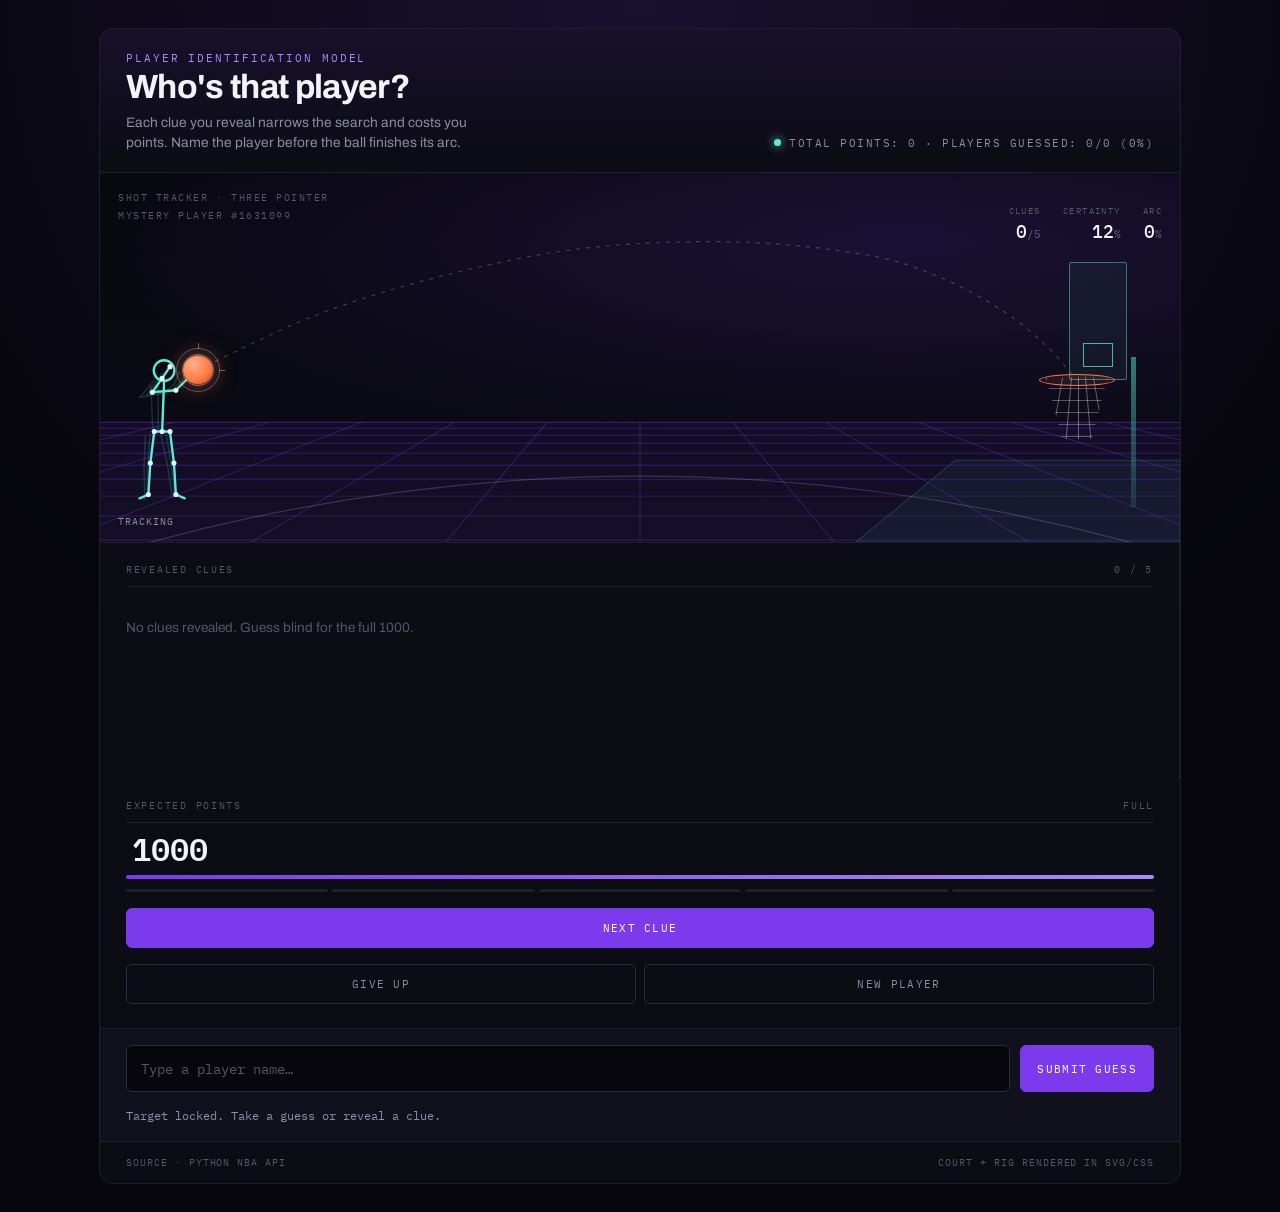
<file: index.html>
<!DOCTYPE html>
<html lang="en">

<head>
    <meta charset="UTF-8">
    <meta name="viewport" content="width=device-width, initial-scale=1.0">

    <title>Shot Tracker — Guess the NBA Player</title>

    <link rel="preconnect" href="https://fonts.googleapis.com">
    <link rel="preconnect" href="https://fonts.gstatic.com" crossorigin>
    <link
        href="https://fonts.googleapis.com/css2?family=Archivo:wght@500;600;700&family=IBM+Plex+Mono:wght@400;500;600&display=swap"
        rel="stylesheet"
    >

    <link rel="stylesheet" href="style.css">

    <style>
        /* Page-level styling only. Everything inside the
           widget lives in style.css under the .st scope,
           so this block can be deleted when embedding. */
        body {
            margin: 0;
            padding: 28px 18px;
            background: radial-gradient(circle at top, #1a1030, #06060c 60%);
            min-height: 100vh;
        }
    </style>
</head>

<body>

<!-- =========================================================
     SHOT TRACKER WIDGET
     Everything below is self-contained under .st
========================================================== -->

<div class="st" id="shot-tracker">


    <!-- ============ HEADER ============ -->

    <header class="st-head">

        <div>
            <p class="st-kicker">PLAYER IDENTIFICATION MODEL</p>

            <h1 class="st-title">Who's that player?</h1>

            <p class="st-sub">
                Each clue you reveal narrows the search
                and costs you points. Name the player before
                the ball finishes its arc.
            </p>
        </div>

        <div class="st-live">
            <span class="st-led"></span>
            <span id="live-label">CONNECTING</span>
        </div>

    </header>


    <!-- ============ TRACKING VIEWPORT ============ -->

    <!-- ============ STAGE: court (left) + side panel (right) ============ -->

    <div class="st-stage">

    <section class="st-court" id="court">


        <!-- floor plane + court markings -->

        <svg class="st-grid" viewBox="0 0 1000 370" preserveAspectRatio="none" aria-hidden="true">

            <rect class="floor" x="0" y="250" width="1000" height="120" />

            <!-- painted area under the basket -->
            <path class="key" d="M 700 370 L 1000 370 L 1000 288 L 792 288 Z" />

            <!-- converging depth lines -->
            <g class="depth">
                <line x1="-400" y1="370" x2="69"  y2="250" />
                <line x1="-220" y1="370" x2="156" y2="250" />
                <line x1="-40"  y1="370" x2="242" y2="250" />
                <line x1="140"  y1="370" x2="328" y2="250" />
                <line x1="320"  y1="370" x2="414" y2="250" />
                <line x1="500"  y1="370" x2="500" y2="250" />
                <line x1="680"  y1="370" x2="586" y2="250" />
                <line x1="860"  y1="370" x2="672" y2="250" />
                <line x1="1040" y1="370" x2="758" y2="250" />
                <line x1="1220" y1="370" x2="844" y2="250" />
                <line x1="1400" y1="370" x2="931" y2="250" />
            </g>

            <!-- compressing cross lines -->
            <g class="depth">
                <line x1="0" y1="368" x2="1000" y2="368" />
                <line x1="0" y1="344" x2="1000" y2="344" />
                <line x1="0" y1="324" x2="1000" y2="324" />
                <line x1="0" y1="307" x2="1000" y2="307" />
                <line x1="0" y1="293" x2="1000" y2="293" />
                <line x1="0" y1="281" x2="1000" y2="281" />
                <line x1="0" y1="271" x2="1000" y2="271" />
                <line x1="0" y1="263" x2="1000" y2="263" />
                <line x1="0" y1="256" x2="1000" y2="256" />
            </g>

            <line class="horizon" x1="0" y1="250" x2="1000" y2="250" />

            <!-- three-point line -->
            <path class="arc" d="M 40 372 Q 500 236 960 372" />

        </svg>


        <!-- plotted trajectory, drawn by script.js -->

        <svg class="st-plot" id="plot" preserveAspectRatio="none" aria-hidden="true">
            <path class="projected" id="path-projected" d="" />
            <path class="flown"     id="path-flown"     d="" />
        </svg>


        <!-- ============ MOTION-CAPTURE SHOOTER ============ -->

        <svg class="st-rig-figure" viewBox="0 0 120 170" aria-hidden="true">

            <!-- earlier frames of the same motion -->
            <g class="ghost" transform="translate(-9 4) rotate(-5 54 90)">
                <path d="M54 38 L52 88 M42 48 L66 46 M66 46 L78 38 L84 26" />
                <path d="M42 48 L50 40 L58 32" />
                <path d="M44 88 L40 120 L38 152 M60 88 L64 120 L66 152" />
            </g>

            <g class="ghost" transform="translate(-4 2) rotate(-2.5 54 90)">
                <path d="M54 38 L52 88 M42 48 L66 46 M66 46 L79 35 L86 21" />
                <path d="M42 48 L51 37 L59 27" />
                <path d="M44 88 L40 120 L38 152 M60 88 L64 120 L66 152" />
            </g>

            <!-- live frame -->
            <g class="bone">
                <circle cx="54" cy="26" r="10.5" />
                <path d="M54 37 L52 88" />
                <path d="M42 48 L66 46" />
                <path d="M66 46 L80 32 L88 16" />
                <path d="M42 48 L52 34 L60 22" />
                <path d="M44 88 L60 88" />
                <path d="M44 88 L40 120 L38 152 L29 156" />
                <path d="M60 88 L64 120 L66 152 L75 156" />
            </g>

            <g class="joint">
                <circle cx="42" cy="48" r="2.6" />
                <circle cx="66" cy="46" r="2.6" />
                <circle cx="80" cy="32" r="2.6" />
                <circle cx="88" cy="16" r="2.6" />
                <circle cx="52" cy="34" r="2.6" />
                <circle cx="60" cy="22" r="2.6" />
                <circle cx="52" cy="88" r="2.6" />
                <circle cx="44" cy="88" r="2.6" />
                <circle cx="60" cy="88" r="2.6" />
                <circle cx="40" cy="120" r="2.6" />
                <circle cx="64" cy="120" r="2.6" />
                <circle cx="38" cy="152" r="2.6" />
                <circle cx="66" cy="152" r="2.6" />
            </g>

        </svg>


        <!-- ============ TRACKED OBJECT ============ -->

        <div class="st-ball" id="basketball">
            <span class="reticle"></span>
        </div>


        <!-- ============ HOOP ============ -->

        <div class="st-hoop">

            <div class="st-backboard">
                <div class="st-backboard-square"></div>
            </div>

            <div class="st-rim" id="rim"></div>

            <div class="st-net">
                <span></span>
                <span></span>
                <span></span>
                <span></span>
                <span></span>
            </div>

            <div class="st-pole"></div>

        </div>


        <!-- ============ HUD ============ -->

        <div class="st-hud st-hud-tl">
            <div>SHOT TRACKER · THREE POINTER</div>
            <div>MYSTERY PLAYER <span id="track-id">—</span></div>
        </div>

        <div class="st-hud st-hud-tr">

            <dl class="st-readout">
                <dt>CLUES</dt>
                <dd><span id="feature-count">0</span><small>/5</small></dd>
            </dl>

            <dl class="st-readout">
                <dt>CERTAINTY</dt>
                <dd><span id="certainty">12</span><small>%</small></dd>
            </dl>

            <dl class="st-readout">
                <dt>ARC</dt>
                <dd><span id="arc-pct">0</span><small>%</small></dd>
            </dl>

        </div>

        <div class="st-hud st-hud-bl" id="phase">
            AWAITING DATA
        </div>

    </section>


    <!-- ============ SIDE PANEL ============ -->

    <aside class="st-side">


        <!-- ============ FEATURES + CONTROLS ============ -->



        <section class="st-features">

            <div class="st-panel-label">
                <span>REVEALED CLUES</span>
                <span id="features-meta">—</span>
            </div>

            <div id="clues">
                <p class="st-empty">
                    Pulling the player pool from the
                    PYTHON NBA API.
                </p>
            </div>

        </section>


        <section class="st-controls">

            <div>
                <div class="st-panel-label">
                    <span>EXPECTED POINTS</span>
                    <span id="decay">FULL</span>
                </div>

                <div class="st-meter-value">
                    <span id="score" style="font-size: 2rem; color: inherit; letter-spacing: 0;">1000</span>
                </div>

                <div class="st-bar"><i id="score-bar"></i></div>

                <div class="st-ticks">
                    <i></i><i></i><i></i><i></i><i></i>
                </div>
            </div>


            <button id="clue-button" class="st-reveal-btn" disabled>
                NEXT CLUE
            </button>


            <div class="st-minor">
                <button id="give-up-button" class="st-ghost" disabled>
                    GIVE UP
                </button>

                <button id="new-game-button" class="st-ghost" disabled>
                    NEW PLAYER
                </button>
            </div>

        </section>

    <!-- ============ GUESS ============ -->

    <div class="st-guess">

        <div class="st-field">

            <input
                id="guess-input"
                type="text"
                placeholder="Type a player name…"
                autocomplete="off"
                disabled
            >

            <div id="suggestions" class="st-suggestions"></div>

        </div>

        <button id="guess-button" disabled>SUBMIT GUESS</button>

    </div>

    <p class="st-status" id="message">Connecting to NBA API…</p>

    </aside>

    </div><!-- /.st-stage -->


    <!-- ============ FOOTER ============ -->

    <footer class="st-foot">
        <span>SOURCE · PYTHON NBA API</span>
        <span>COURT + RIG RENDERED IN SVG/CSS</span>
    </footer>


</div>

<script src="script.js"></script>

</body>

</html>
</file>
<file: style.css>
/* =====================================================
   GUESS THE NBA PLAYER — SHOT TRACKER
   Visual language: sports-tracking telemetry.

   Every selector is prefixed .st- so this file can be
   dropped into the portfolio without colliding with
   existing site CSS.
===================================================== */

.st {
    /* base surfaces */
    --st-void:        #06060c;
    --st-panel:       #0c0c15;
    --st-panel-2:     #11111d;
    --st-line:        #1e1e2d;
    --st-line-bright: #2b2b40;

    /* portfolio violet */
    --st-violet:      #7c3aed;
    --st-violet-lit:  #a78bfa;

    /* tracking colors */
    --st-track:       #ff7a45;   /* the ball + its path */
    --st-rig:         #5eead4;   /* motion-capture teal */

    /* type */
    --st-ink:         #f2f2f7;
    --st-ink-dim:     #8c8ca3;
    --st-ink-faint:   #55556a;

    --st-mono: "IBM Plex Mono", ui-monospace, "SF Mono", Menlo, monospace;
    --st-sans: "Archivo", system-ui, -apple-system, "Segoe UI", sans-serif;
}


/* =====================================================
   SHELL
===================================================== */

.st {
    font-family: var(--st-sans);
    color: var(--st-ink);
    background: var(--st-panel);
    border: 1px solid var(--st-line);
    border-radius: 14px;
    overflow: hidden;
    max-width: 1080px;
    margin: 0 auto;
    text-align: left;
}

.st *,
.st *::before,
.st *::after {
    box-sizing: border-box;
}


/* =====================================================
   HEADER
===================================================== */

.st-head {
    display: flex;
    align-items: flex-end;
    justify-content: space-between;
    gap: 24px;
    padding: 22px 26px 18px;
    border-bottom: 1px solid var(--st-line);
    background:
        linear-gradient(180deg, rgba(124, 58, 237, 0.10), transparent 90%);
}

.st-kicker {
    font-family: var(--st-mono);
    font-size: 0.66rem;
    letter-spacing: 0.18em;
    color: var(--st-violet-lit);
    margin: 0 0 6px;
}

.st-title {
    font-size: clamp(1.5rem, 3.4vw, 2.1rem);
    font-weight: 700;
    letter-spacing: -0.02em;
    margin: 0;
    line-height: 1;
}

.st-sub {
    margin: 8px 0 0;
    max-width: 46ch;
    color: var(--st-ink-dim);
    font-size: 0.86rem;
    line-height: 1.5;
}


/* live status pill */

.st-live {
    display: flex;
    align-items: center;
    gap: 8px;
    font-family: var(--st-mono);
    font-size: 0.66rem;
    letter-spacing: 0.14em;
    color: var(--st-ink-dim);
    white-space: nowrap;
    padding-bottom: 4px;
}

.st-led {
    width: 7px;
    height: 7px;
    border-radius: 50%;
    background: var(--st-ink-faint);
    box-shadow: 0 0 0 3px rgba(255, 255, 255, 0.04);
}

.st.is-ready  .st-led { background: var(--st-rig);    box-shadow: 0 0 10px var(--st-rig); }
.st.is-made   .st-led { background: var(--st-rig);    box-shadow: 0 0 10px var(--st-rig); }
.st.is-missed .st-led { background: var(--st-track);  box-shadow: 0 0 10px var(--st-track); }


/* =====================================================
   VIEWPORT (the court)
===================================================== */

.st-court {
    position: relative;
    height: 370px;
    overflow: hidden;
    background:
        radial-gradient(120% 90% at 74% 18%, rgba(124, 58, 237, 0.16), transparent 62%),
        linear-gradient(180deg, #080810, #0a0a14 62%, #0c0c17);
    border-bottom: 1px solid var(--st-line);
    cursor: crosshair;
}


/* perspective floor + court markings */

.st-grid {
    position: absolute;
    inset: 0;
    width: 100%;
    height: 100%;
}

.st-grid .depth   { stroke: rgba(124, 58, 237, 0.30); stroke-width: 1; fill: none; }
.st-grid .lane    { stroke: rgba(94, 234, 212, 0.22); stroke-width: 1; fill: none; }
.st-grid .arc     { stroke: rgba(255, 255, 255, 0.16); stroke-width: 1.2; fill: none; }
.st-grid .floor   { fill: rgba(124, 58, 237, 0.07); stroke: none; }
.st-grid .key     { fill: rgba(94, 234, 212, 0.05); stroke: rgba(94, 234, 212, 0.18); stroke-width: 1; }
.st-grid .horizon { stroke: rgba(124, 58, 237, 0.45); stroke-width: 1; }


/* plotted trajectory */

.st-plot {
    position: absolute;
    inset: 0;
    width: 100%;
    height: 100%;
    z-index: 4;
    pointer-events: none;
}

.st-plot .projected {
    fill: none;
    stroke: rgba(255, 255, 255, 0.20);
    stroke-width: 1.2;
    stroke-dasharray: 3 7;
    stroke-linecap: round;
}

.st-plot .flown {
    fill: none;
    stroke: var(--st-track);
    stroke-width: 2;
    stroke-linecap: round;
    filter: drop-shadow(0 0 6px rgba(255, 122, 69, 0.5));
    transition: stroke-dashoffset 0.45s ease-out;
}


/* sampled positions left behind by the ball */

.st-sample {
    position: absolute;
    width: 12px;
    height: 12px;
    margin: 0 0 -6px -6px;
    border-radius: 50%;
    background: var(--st-track);
    transform: translate(22px, -22px);
    z-index: 5;
    animation: st-drop 0.4s ease-out both;
}

@keyframes st-drop {
    from { opacity: 0; scale: 2.2; }
    to   { opacity: 0.85; scale: 1; }
}


/* =====================================================
   MOTION-CAPTURE SHOOTER
===================================================== */

.st-rig-figure {
    position: absolute;
    left: 1%;
    bottom: 30px;
    width: 118px;
    z-index: 3;
    pointer-events: none;
}

.st-rig-figure .bone {
    stroke: var(--st-rig);
    stroke-width: 2.4;
    stroke-linecap: round;
    fill: none;
}

.st-rig-figure .joint {
    fill: #dffcf5;
}

.st-rig-figure .ghost {
    stroke: var(--st-rig);
    stroke-width: 1.6;
    stroke-linecap: round;
    fill: none;
    opacity: 0.16;
}


/* =====================================================
   THE BALL (tracked object)
===================================================== */

.st-ball {
    position: absolute;
    left: 7%;
    bottom: 150px;
    width: 44px;
    height: 44px;
    z-index: 20;

    /* JS writes left / bottom / transform; the
       transition turns those writes into motion. */
    transition:
        left 0.4s linear,
        bottom 0.4s linear,
        transform 0.4s linear;
}

.st-ball::before {
    content: "";
    position: absolute;
    inset: 7px;
    border-radius: 50%;
    background:
        radial-gradient(circle at 34% 30%, #ffb08a, var(--st-track) 58%, #c2410c);
    box-shadow:
        0 0 0 1px rgba(255, 255, 255, 0.35),
        0 0 22px rgba(255, 122, 69, 0.55);
}

/* seam, so the rotation JS already applies reads as spin */
.st-ball::after {
    content: "";
    position: absolute;
    inset: 7px;
    border-radius: 50%;
    border-top: 1.5px solid rgba(0, 0, 0, 0.45);
    border-bottom: 1.5px solid rgba(0, 0, 0, 0.45);
}

/* tracking reticle around the live object */
.st-ball .reticle {
    position: absolute;
    inset: 0;
    border: 1px solid rgba(255, 255, 255, 0.28);
    border-radius: 50%;
}

.st-ball .reticle::before,
.st-ball .reticle::after {
    content: "";
    position: absolute;
    background: rgba(255, 255, 255, 0.35);
}

.st-ball .reticle::before {
    left: 50%;
    top: -6px;
    width: 1px;
    height: 6px;
}

.st-ball .reticle::after {
    top: 50%;
    right: -6px;
    height: 1px;
    width: 6px;
}


/* rejected guess: the tracker loses lock */

.st-ball.shake {
    animation: st-shake 0.45s;
}

@keyframes st-shake {
    0%   { margin-left: 0; }
    20%  { margin-left: -13px; }
    40%  { margin-left: 13px; }
    60%  { margin-left: -9px; }
    80%  { margin-left: 9px; }
    100% { margin-left: 0; }
}


/* continuous airball path (kept from the original) */

.st-ball.airball {
    transition: none;
    animation: st-airball 1.6s linear forwards;
}

@keyframes st-airball {
    0%   { left: 69%; bottom: 265px; transform: rotate(750deg); }
    25%  { left: 74%; bottom: 235px; transform: rotate(850deg); }
    50%  { left: 77%; bottom: 185px; transform: rotate(1000deg); }
    75%  { left: 79%; bottom: 110px; transform: rotate(1150deg); }
    100% { left: 80%; bottom: 35px;  transform: rotate(1300deg); }
}


/* =====================================================
   HOOP — drawn as a target, not a photograph
===================================================== */

.st-hoop {
    position: absolute;
    right: 4%;
    bottom: 35px;
    width: 180px;
    height: 250px;
    z-index: 10;
}

.st-backboard {
    position: absolute;
    right: 10px;
    top: 5px;
    width: 58px;
    height: 118px;
    background: rgba(94, 234, 212, 0.05);
    border: 1px solid rgba(94, 234, 212, 0.45);
    border-radius: 2px;
}

.st-backboard-square {
    position: absolute;
    left: 50%;
    bottom: 12px;
    width: 30px;
    height: 24px;
    margin-left: -15px;
    border: 1px solid rgba(94, 234, 212, 0.75);
}

.st-rim {
    position: absolute;
    width: 76px;
    height: 12px;
    right: 22px;
    top: 117px;
    border: 1.6px solid var(--st-track);
    border-radius: 50%;
    background: rgba(255, 122, 69, 0.10);
    z-index: 8;
}

.st-net {
    position: absolute;
    width: 62px;
    height: 62px;
    right: 29px;
    top: 120px;
    border-left: 1px dashed rgba(255, 255, 255, 0.40);
    border-right: 1px dashed rgba(255, 255, 255, 0.40);
    clip-path: polygon(0 0, 100% 0, 74% 100%, 26% 100%);
    z-index: 6;
}

.st-net::before {
    content: "";
    position: absolute;
    inset: 0;
    background:
        repeating-linear-gradient(
            to bottom,
            transparent 0,
            transparent 11px,
            rgba(255, 255, 255, 0.30) 11px,
            rgba(255, 255, 255, 0.30) 12px
        );
}

.st-net span {
    position: absolute;
    top: 0;
    width: 1px;
    height: 70px;
    background: rgba(255, 255, 255, 0.35);
}

.st-net span:nth-child(1) { left: 9px;  transform: rotate(10deg); }
.st-net span:nth-child(2) { left: 21px; transform: rotate(5deg); }
.st-net span:nth-child(3) { left: 31px; }
.st-net span:nth-child(4) { left: 41px; transform: rotate(-5deg); }
.st-net span:nth-child(5) { left: 52px; transform: rotate(-10deg); }

.st-pole {
    position: absolute;
    right: 0.5px;
    top: 100px;
    width: 5px;
    height: 150px;
    background: linear-gradient(180deg, rgba(94, 234, 212, 0.5), rgba(94, 234, 212, 0.12));
}

/* rim flashes on a make, flares on a miss */
.st.is-made   .st-rim { box-shadow: 0 0 26px rgba(94, 234, 212, 0.85); border-color: var(--st-rig); }
.st.is-missed .st-backboard { box-shadow: 0 0 26px rgba(255, 122, 69, 0.55); border-color: var(--st-track); }


/* =====================================================
   HUD OVERLAYS
===================================================== */

.st-hud {
    position: absolute;
    z-index: 15;
    font-family: var(--st-mono);
    pointer-events: none;
}

.st-hud-tl {
    left: 18px;
    top: 16px;
    font-size: 0.6rem;
    letter-spacing: 0.16em;
    color: var(--st-ink-faint);
    line-height: 1.9;
}

.st-hud-tr {
    right: 18px;
    top: 16px;
    display: flex;
    gap: 22px;
}

.st-readout {
    text-align: right;
}

.st-readout dt {
    font-size: 0.56rem;
    letter-spacing: 0.16em;
    color: var(--st-ink-faint);
    margin: 0 0 3px;
}

.st-readout dd {
    margin: 0;
    font-size: 1.15rem;
    font-weight: 500;
    font-variant-numeric: tabular-nums;
    color: var(--st-ink);
}

.st-readout dd small {
    font-size: 0.68rem;
    color: var(--st-ink-faint);
}

.st-hud-bl {
    left: 18px;
    bottom: 14px;
    font-size: 0.62rem;
    letter-spacing: 0.1em;
    color: var(--st-ink-dim);
}


/* =====================================================
   BODY: features + controls
===================================================== */

.st-body {
    display: grid;
    grid-template-columns: 1.55fr 1fr;
    gap: 0;
}

.st-features {
    padding: 20px 26px 24px;
    border-right: 1px solid var(--st-line);
    min-height: 236px;
}

.st-panel-label {
    display: flex;
    justify-content: space-between;
    align-items: baseline;
    font-family: var(--st-mono);
    font-size: 0.6rem;
    letter-spacing: 0.18em;
    color: var(--st-ink-faint);
    padding-bottom: 10px;
    margin-bottom: 4px;
    border-bottom: 1px solid var(--st-line);
}


/* one revealed clue = one row of a feature table */

.st-feature {
    display: grid;
    grid-template-columns: 34px 1fr auto;
    align-items: baseline;
    gap: 12px;
    padding: 11px 0;
    border-bottom: 1px solid var(--st-line);
    animation: st-reveal 0.4s ease-out both;
}

@keyframes st-reveal {
    from { opacity: 0; transform: translateX(-8px); }
    to   { opacity: 1; transform: none; }
}

.st-feature .idx {
    font-family: var(--st-mono);
    font-size: 0.62rem;
    color: var(--st-violet-lit);
}

.st-feature .key {
    font-family: var(--st-mono);
    font-size: 0.66rem;
    letter-spacing: 0.12em;
    color: var(--st-ink-faint);
}

.st-feature .val {
    font-size: 1rem;
    font-weight: 600;
    text-align: right;
}

.st-empty {
    color: var(--st-ink-faint);
    font-size: 0.85rem;
    padding: 26px 0;
    margin: 0;
    line-height: 1.6;
}


/* right column */

.st-controls {
    padding: 20px 26px 24px;
    display: flex;
    flex-direction: column;
    gap: 16px;
}

.st-meter-value {
    font-family: var(--st-mono);
    font-size: 2.4rem;
    font-weight: 600;
    font-variant-numeric: tabular-nums;
    line-height: 1;
    margin: 2px 0 10px;
}

.st-meter-value span {
    font-size: 0.7rem;
    color: var(--st-ink-faint);
    letter-spacing: 0.1em;
    margin-left: 6px;
}

.st-bar {
    height: 4px;
    background: var(--st-line);
    border-radius: 2px;
    overflow: hidden;
}

.st-bar i {
    display: block;
    height: 100%;
    width: 100%;
    background: linear-gradient(90deg, var(--st-violet), var(--st-violet-lit));
    transition: width 0.45s ease-out;
}

.st-ticks {
    display: flex;
    gap: 4px;
    margin-top: 10px;
}

.st-ticks i {
    flex: 1;
    height: 3px;
    background: var(--st-line);
    border-radius: 2px;
    transition: background 0.3s;
}

.st-ticks i.on {
    background: var(--st-track);
}


/* =====================================================
   BUTTONS
===================================================== */

.st button {
    font-family: var(--st-mono);
    font-size: 0.68rem;
    letter-spacing: 0.12em;
    border: 1px solid var(--st-violet);
    border-radius: 6px;
    padding: 12px 16px;
    background: var(--st-violet);
    color: white;
    cursor: pointer;
    transition: background 0.18s, border-color 0.18s, opacity 0.18s;
}

.st button:hover:not(:disabled) {
    background: #8b5cf6;
}

.st button:focus-visible {
    outline: 2px solid var(--st-rig);
    outline-offset: 2px;
}

.st button:disabled {
    opacity: 0.3;
    cursor: not-allowed;
}

.st .st-ghost {
    background: transparent;
    color: var(--st-ink-dim);
    border-color: var(--st-line-bright);
}

.st .st-ghost:hover:not(:disabled) {
    background: var(--st-panel-2);
    border-color: var(--st-violet);
    color: var(--st-ink);
}

.st-reveal-btn {
    width: 100%;
    margin-top: auto;
}

.st-minor {
    display: grid;
    grid-template-columns: 1fr 1fr;
    gap: 8px;
}


/* =====================================================
   GUESS BAR
===================================================== */

.st-guess {
    display: flex;
    align-items: stretch;
    gap: 10px;
    padding: 16px 26px;
    border-top: 1px solid var(--st-line);
    background: var(--st-panel-2);
}

.st-field {
    position: relative;
    flex: 1;
}

.st-field input {
    width: 100%;
    height: 100%;
    padding: 13px 14px;
    font-family: var(--st-mono);
    font-size: 0.9rem;
    color: var(--st-ink);
    background: var(--st-void);
    border: 1px solid var(--st-line-bright);
    border-radius: 6px;
    outline: none;
}

.st-field input::placeholder {
    color: var(--st-ink-faint);
}

.st-field input:focus {
    border-color: var(--st-violet);
}

.st-status {
    font-family: var(--st-mono);
    font-size: 0.72rem;
    color: var(--st-ink-dim);
    padding: 0 26px 18px;
    margin: 0;
    min-height: 20px;
    background: var(--st-panel-2);
}

.st.is-made   .st-status { color: var(--st-rig); }
.st.is-missed .st-status { color: var(--st-track); }


/* autocomplete */

.st-suggestions {
    position: absolute;
    left: 0;
    right: 0;
    bottom: calc(100% + 6px);
    max-height: 230px;
    overflow-y: auto;
    background: #12121e;
    border: 1px solid var(--st-line-bright);
    border-radius: 6px;
    box-shadow: 0 18px 40px rgba(0, 0, 0, 0.6);
    z-index: 100;
}

.st-suggestions:empty {
    display: none;
}

.suggestion {
    padding: 10px 14px;
    font-size: 0.88rem;
    cursor: pointer;
    border-bottom: 1px solid var(--st-line);
}

.suggestion:last-child {
    border-bottom: none;
}

.suggestion:hover,
.suggestion.selected {
    background: var(--st-violet);
}


/* =====================================================
   FOOTER
===================================================== */

.st-foot {
    display: flex;
    justify-content: space-between;
    gap: 16px;
    padding: 14px 26px;
    border-top: 1px solid var(--st-line);
    font-family: var(--st-mono);
    font-size: 0.6rem;
    letter-spacing: 0.1em;
    color: var(--st-ink-faint);
}


/* =====================================================
   RESPONSIVE
===================================================== */

@media (max-width: 780px) {

    .st-head {
        flex-direction: column;
        align-items: flex-start;
        gap: 12px;
    }

    .st-court {
        height: 300px;
    }

    .st-hoop {
        transform: scale(0.74);
        transform-origin: right bottom;
    }

    .st-rig-figure {
        width: 88px;
    }

    /* the arc crowds the corner on narrow screens */
    .st-hud-tl {
        display: none;
    }

    .st-hud-tr {
        gap: 14px;
    }

    .st-readout dd {
        font-size: 0.95rem;
    }

    .st-body {
        grid-template-columns: 1fr;
    }

    .st-features {
        border-right: none;
        border-bottom: 1px solid var(--st-line);
        min-height: 0;
    }

    .st-guess {
        flex-direction: column;
    }
}


/* =====================================================
   MOTION PREFERENCES
===================================================== */

@media (prefers-reduced-motion: reduce) {

    .st-ball,
    .st-bar i,
    .st-plot .flown {
        transition: none;
    }

    .st-ball.airball,
    .st-ball.shake,
    .st-feature,
    .st-sample {
        animation: none;
    }
}
</file>
